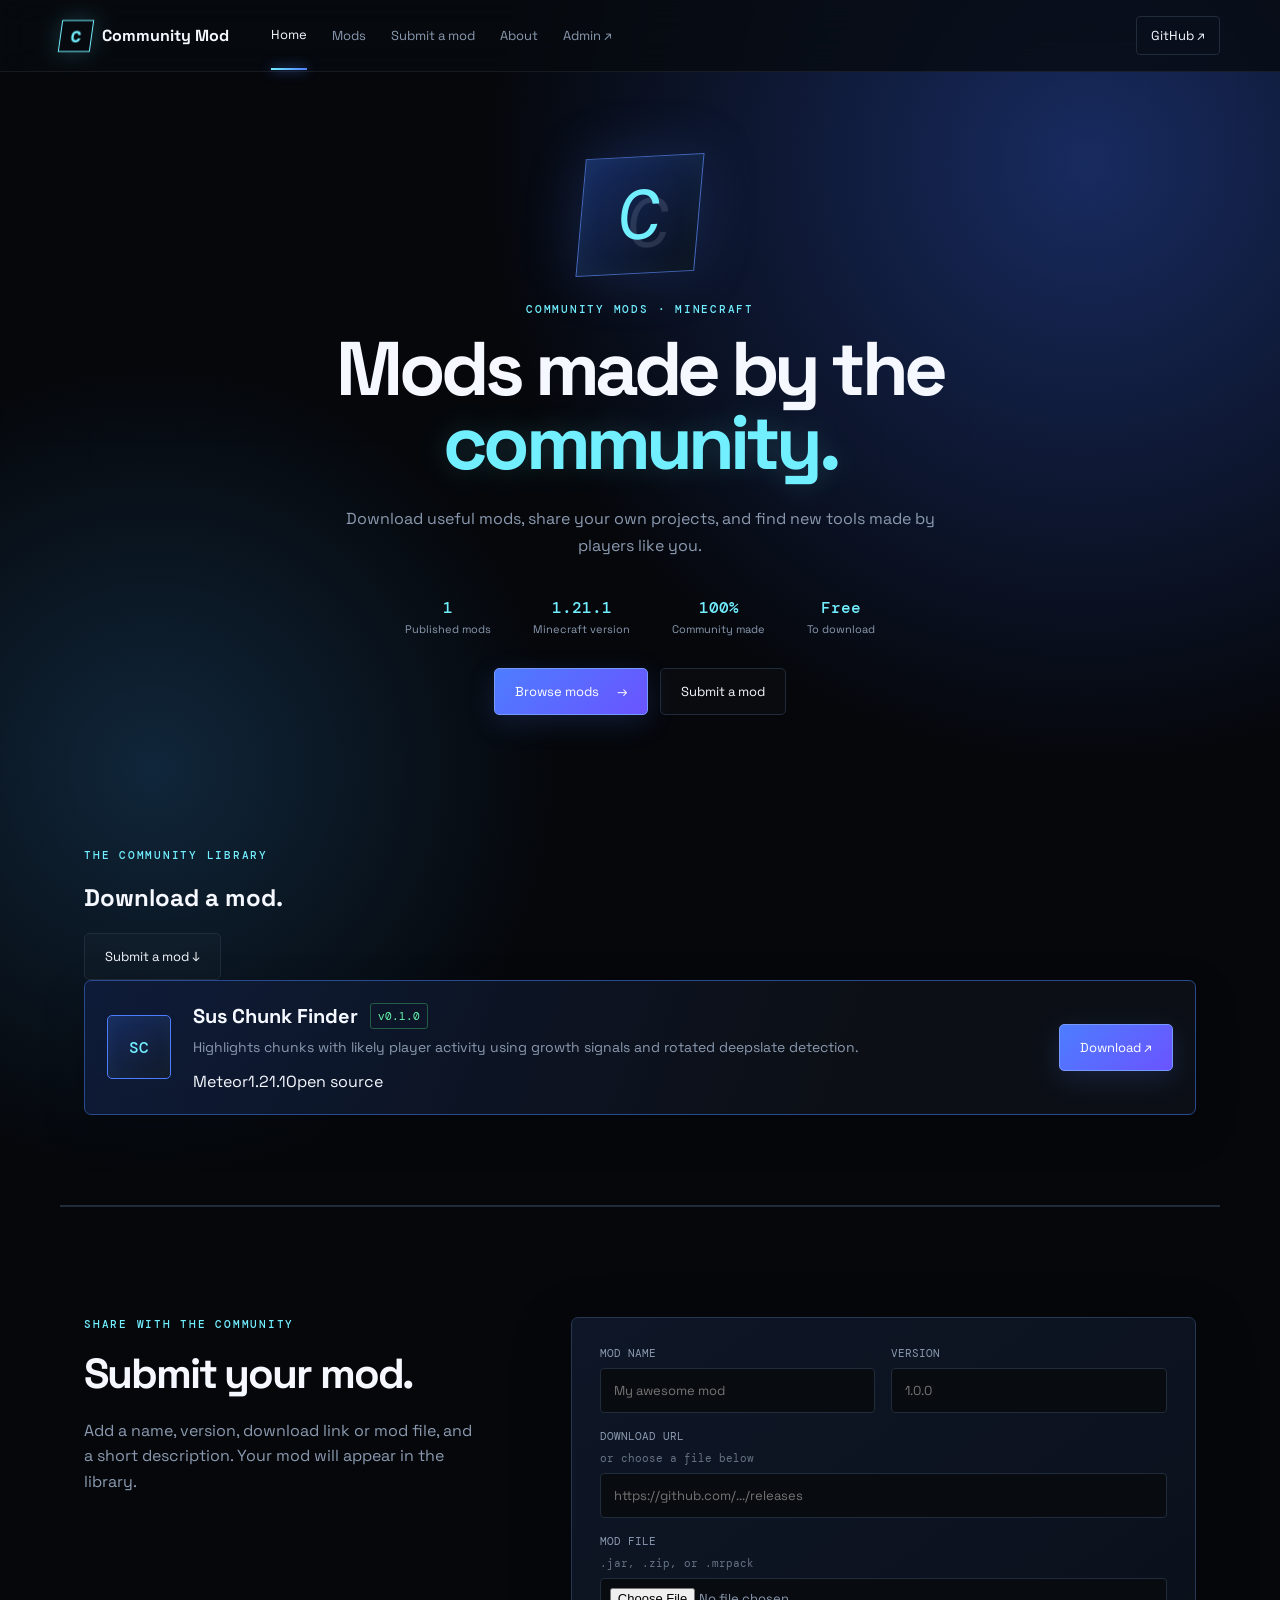
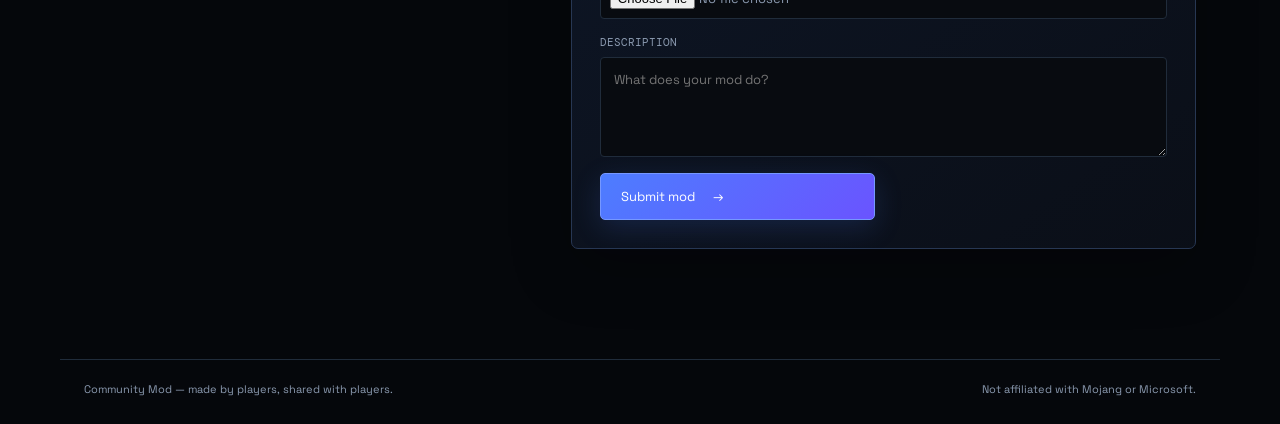
<file: index.html>
<!doctype html><html lang="en"><head><meta charset="utf-8"><meta name="viewport" content="width=device-width,initial-scale=1"><meta name="description" content="Community Mod — share and download Minecraft mods."><title>Community Mod</title><link rel="stylesheet" href="./styles.css"><link rel="stylesheet" href="./mods.css"><link rel="stylesheet" href="./submit.css"></head><body><header class="topbar"><a class="brand" href="#home"><span class="brand-mark">C</span><span>Community Mod</span></a><nav class="nav"><a class="active" href="#home">Home</a><a href="#mods">Mods</a><a href="#submit">Submit a mod</a><a href="#about">About</a><a href="./admin.html" target="_blank" rel="noreferrer">Admin ↗</a></nav><a class="github-link" href="https://github.com/Alex232324e345/hahah" target="_blank" rel="noreferrer">GitHub ↗</a></header><main><section id="home" class="hero section-shell"><div class="hero-art" aria-hidden="true"><span>C</span></div><p class="eyebrow">COMMUNITY MODS · MINECRAFT</p><h1>Mods made by the<br><span>community.</span></h1><p class="lede">Download useful mods, share your own projects, and find new tools made by players like you.</p><div class="stats"><div><strong>1</strong><span>Published mods</span></div><div><strong>1.21.1</strong><span>Minecraft version</span></div><div><strong>100%</strong><span>Community made</span></div><div><strong>Free</strong><span>To download</span></div></div><div class="actions"><a class="button primary" href="#mods">Browse mods <span>→</span></a><a class="button ghost" href="#submit">Submit a mod</a></div></section><section id="mods" class="section-shell mods-section"><div class="section-heading"><div><p class="eyebrow">THE COMMUNITY LIBRARY</p><h2>Download a mod.</h2></div><a class="button ghost" href="#submit">Submit a mod ↓</a></div><div id="mod-list" class="mod-list"><article class="mod-card"><div class="mod-icon">SC</div><div class="mod-info"><div class="mod-title"><h3>Sus Chunk Finder</h3><span class="version">v0.1.0</span></div><p>Highlights chunks with likely player activity using growth signals and rotated deepslate detection.</p><div class="tag-row"><span>Meteor</span><span>1.21.1</span><span>Open source</span></div></div><a class="button primary download-button" href="https://github.com/Alex232324e345/hahah/releases" target="_blank" rel="noreferrer">Download ↗</a></article></div></section><section id="submit" class="submit-section section-shell"><div class="submit-copy"><p class="eyebrow">SHARE WITH THE COMMUNITY</p><h2>Submit your mod.</h2><p>Add a name, version, download link or mod file, and a short description. Your mod will appear in the library.</p></div><form id="mod-form" class="mod-form"><label>Mod name<input name="name" required maxlength="50" placeholder="My awesome mod"></label><label>Version<input name="version" required maxlength="20" placeholder="1.0.0"></label><label class="full">Download URL <span class="optional">or choose a file below</span><input name="url" type="url" placeholder="https://github.com/.../releases"></label><label class="full">Mod file <span class="optional">.jar, .zip, or .mrpack</span><input name="file" type="file" accept=".jar,.zip,.mrpack,application/java-archive,application/zip"></label><label class="full">Description<textarea name="description" required maxlength="180" placeholder="What does your mod do?"></textarea></label><button class="button primary" type="submit">Submit mod <span>→</span></button><p id="form-message" class="form-message" role="status"></p></form></section></main><footer id="about" class="footer section-shell"><span>Community Mod — made by players, shared with players.</span><span>Not affiliated with Mojang or Microsoft.</span></footer><script src="./app.js?v=9"></script></body></html>
</file>
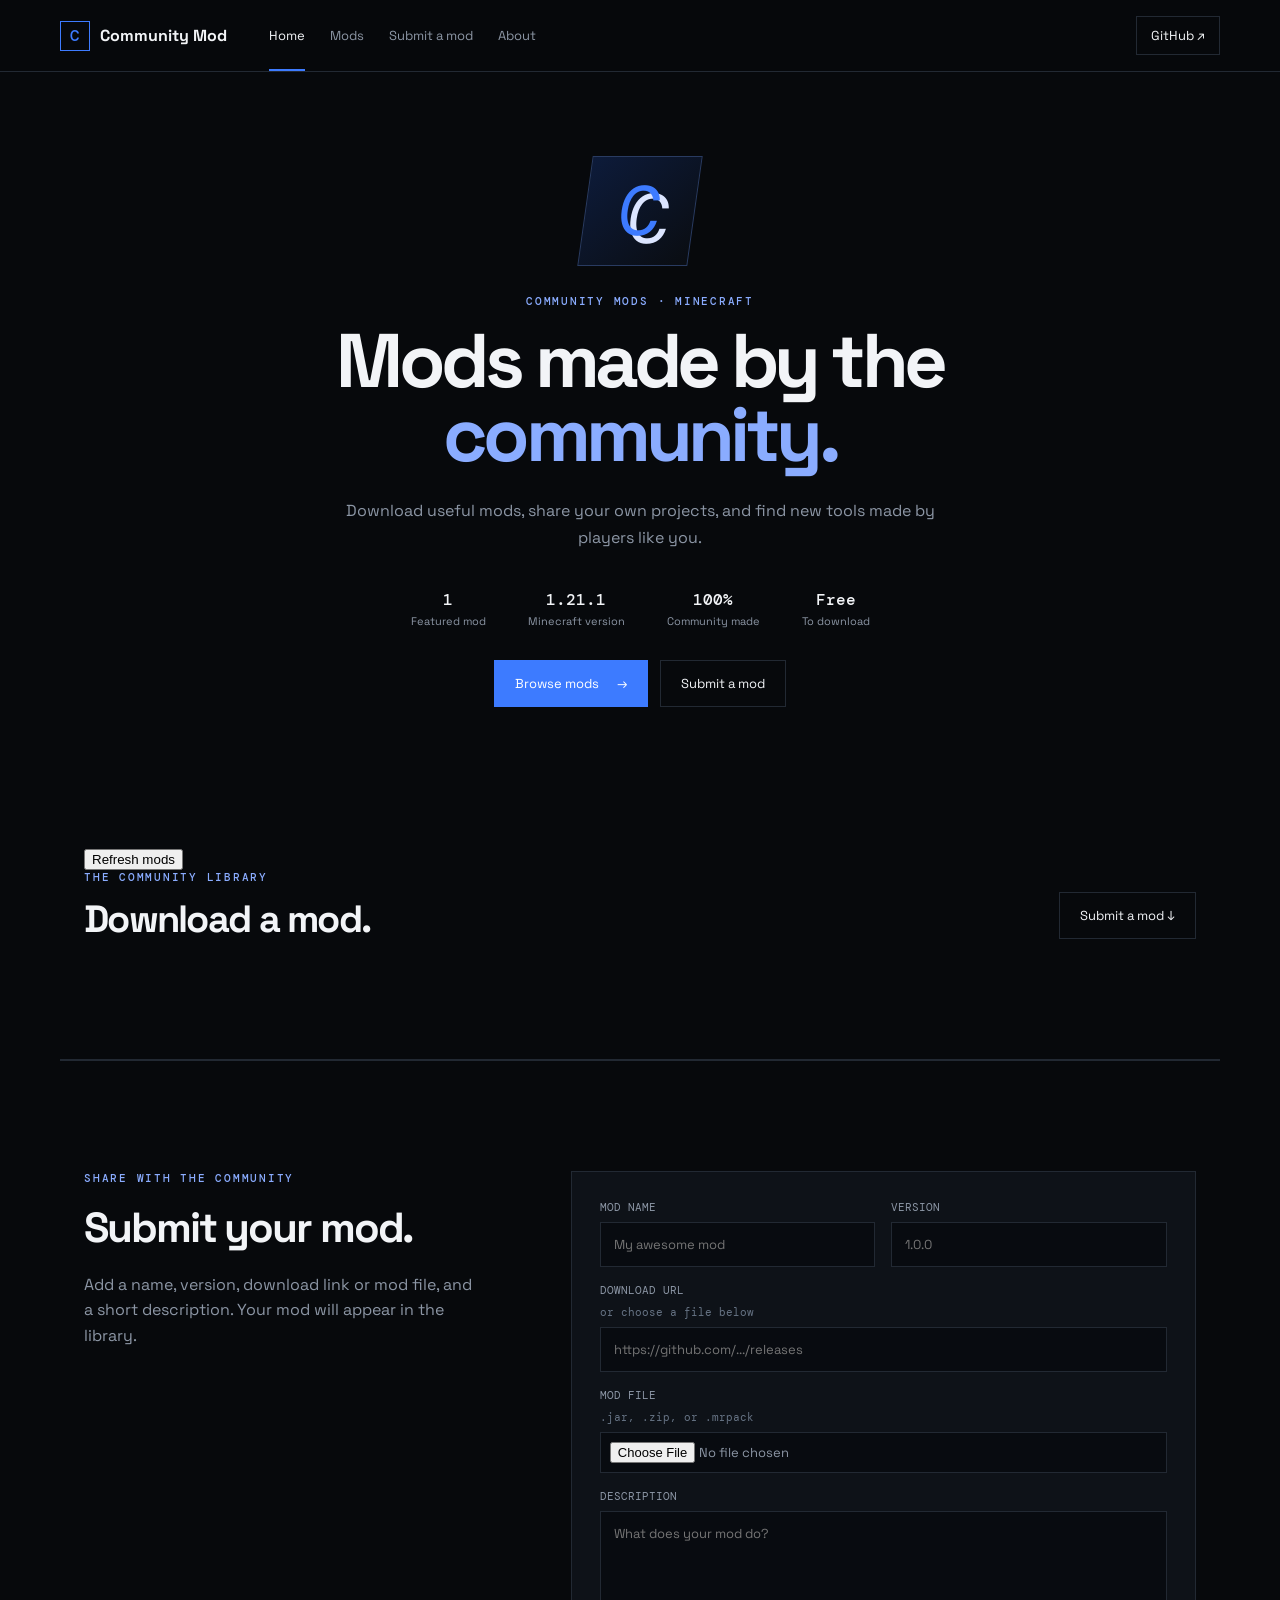
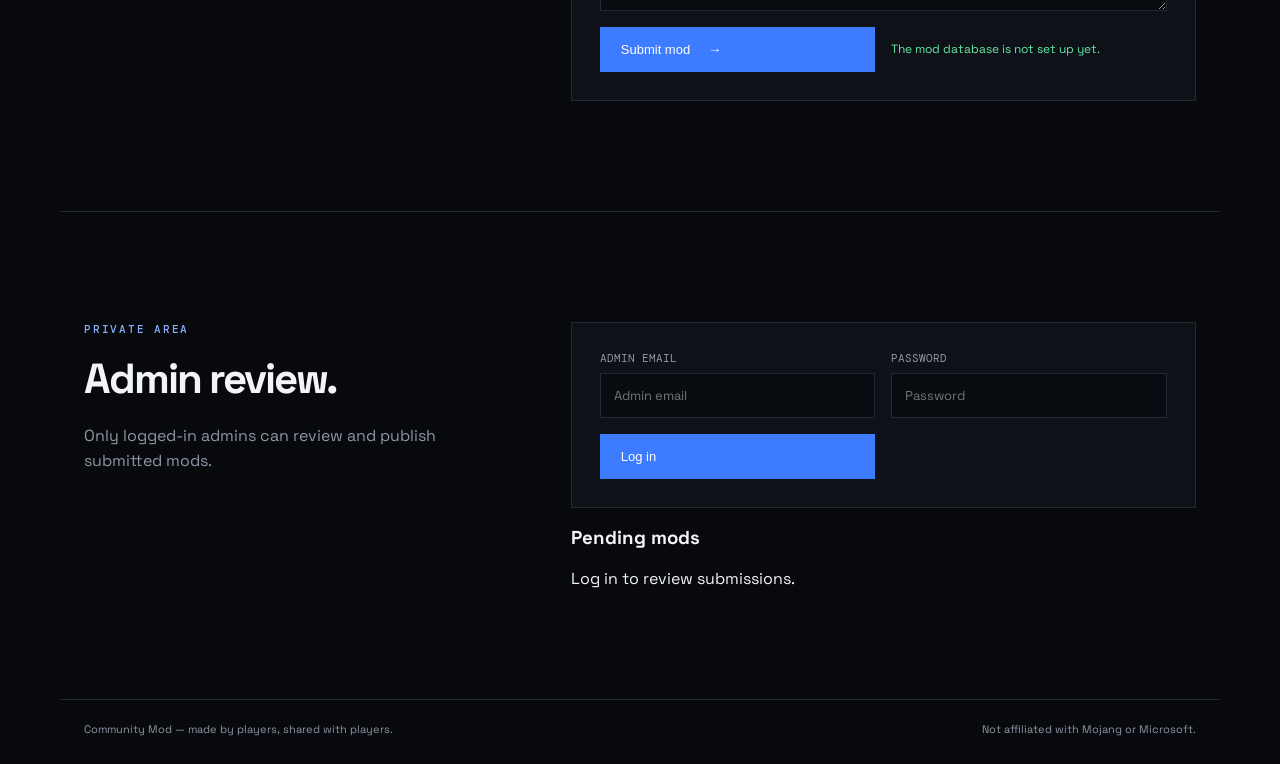
<file: public/index.html>
<!doctype html>
<html lang="en">
<head>
  <meta charset="utf-8" /><meta name="viewport" content="width=device-width, initial-scale=1" />
  <meta name="description" content="Community Mod — share and download Minecraft mods." /><title>Community Mod</title>
  <link rel="stylesheet" href="./styles.css" /><link rel="stylesheet" href="./mods.css" /><link rel="stylesheet" href="./submit.css" />
</head>
<body>
  <header class="topbar"><a class="brand" href="#home"><span class="brand-mark">C</span><span>Community Mod</span></a><nav class="nav"><a class="active" href="#home">Home</a><a href="#mods">Mods</a><a href="#submit">Submit a mod</a><a href="#about">About</a><a id="admin-nav" href="#admin" hidden>Admin</a></nav><a class="github-link" href="https://github.com/Alex232324e345/hahah" target="_blank" rel="noreferrer">GitHub ↗</a></header>
  <main>
    <section id="home" class="hero section-shell"><div class="hero-art" aria-hidden="true"><span>C</span></div><p class="eyebrow">COMMUNITY MODS · MINECRAFT</p><h1>Mods made by the<br /><span>community.</span></h1><p class="lede">Download useful mods, share your own projects, and find new tools made by players like you.</p><div class="stats"><div><strong>1</strong><span>Featured mod</span></div><div><strong>1.21.1</strong><span>Minecraft version</span></div><div><strong>100%</strong><span>Community made</span></div><div><strong>Free</strong><span>To download</span></div></div><div class="actions"><a class="button primary" href="#mods">Browse mods <span>→</span></a><a class="button ghost" href="#submit">Submit a mod</a></div></section>
    <section id="mods" class="section-shell mods-section"><div class="section-heading"><div><p class="eyebrow">THE COMMUNITY LIBRARY</p><h2>Download a mod.</h2></div><a class="button ghost" href="#submit">Submit a mod ↓</a></div><div id="mod-list" class="mod-list"><article class="mod-card"><div class="mod-icon">SC</div><div class="mod-info"><div class="mod-title"><h3>Sus Chunk Finder</h3><span class="version">v0.1.0</span></div><p>Highlights chunks with likely player activity using growth signals and rotated deepslate detection.</p><div class="tag-row"><span>Meteor</span><span>1.21.1</span><span>Open source</span></div></div><a class="button primary download-button" href="https://github.com/Alex232324e345/hahah/releases" target="_blank" rel="noreferrer">Download ↗</a></article></div></section>
    <section id="submit" class="submit-section section-shell"><div class="submit-copy"><p class="eyebrow">SHARE WITH THE COMMUNITY</p><h2>Submit your mod.</h2><p>Add a name, version, download link or mod file, and a short description. Your mod will appear in the library.</p></div><form id="mod-form" class="mod-form"><label>Mod name<input name="name" required maxlength="50" placeholder="My awesome mod" /></label><label>Version<input name="version" required maxlength="20" placeholder="1.0.0" /></label><label class="full">Download URL <span class="optional">or choose a file below</span><input name="url" type="url" placeholder="https://github.com/.../releases" /></label><label class="full">Mod file <span class="optional">.jar, .zip, or .mrpack</span><input name="file" type="file" accept=".jar,.zip,.mrpack,application/java-archive,application/zip" /></label><label class="full">Description<textarea name="description" required maxlength="180" placeholder="What does your mod do?"></textarea></label><button class="button primary" type="submit">Submit mod <span>→</span></button><p id="form-message" class="form-message" role="status"></p></form></section>
    <section id="admin" class="submit-section section-shell" hidden><div class="submit-copy"><p class="eyebrow">PRIVATE AREA</p><h2>Admin review.</h2><p>Only logged-in admins can review and publish submitted mods.</p></div><div><form id="admin-login" class="mod-form"><label>Admin email<input name="email" type="email" placeholder="Admin email" required /></label><label>Password<input name="password" type="password" placeholder="Password" required /></label><button class="button primary" type="submit">Log in</button><p id="admin-message" class="form-message" role="status"></p></form><div id="admin-review"><h3>Pending mods</h3><div id="pending-mods">Log in to review submissions.</div></div></div></section>
  </main><footer id="about" class="footer section-shell"><span>Community Mod — made by players, shared with players.</span><span>Not affiliated with Mojang or Microsoft.</span></footer><script src="./app.js?v=3"></script>
</body></html>
</file>
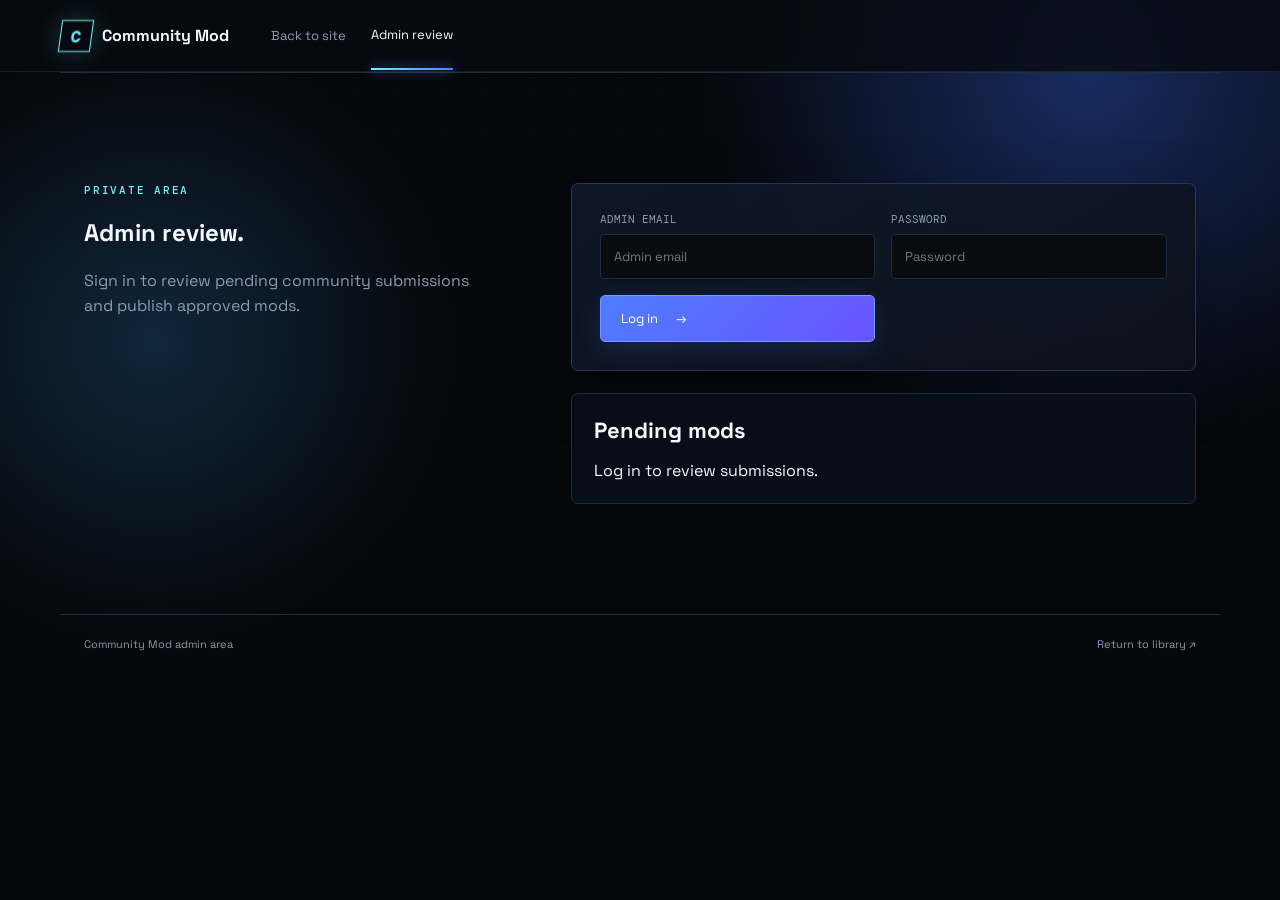
<file: admin.html>
<!doctype html>
<html lang="en">
<head>
  <meta charset="utf-8">
  <meta name="viewport" content="width=device-width,initial-scale=1">
  <meta name="description" content="Community Mod administrator review">
  <title>Admin Review · Community Mod</title>
  <link rel="stylesheet" href="./styles.css">
  <link rel="stylesheet" href="./submit.css">
</head>
<body>
  <header class="topbar">
    <a class="brand" href="./index.html"><span class="brand-mark">C</span><span>Community Mod</span></a>
    <nav class="nav">
      <a href="./index.html">Back to site</a>
      <a class="active" href="./admin.html">Admin review</a>
    </nav>
  </header>
  <main>
    <section id="admin" class="submit-section section-shell">
      <div class="submit-copy">
        <p class="eyebrow">PRIVATE AREA</p>
        <h1>Admin review.</h1>
        <p>Sign in to review pending community submissions and publish approved mods.</p>
      </div>
      <div>
        <form id="admin-login" class="mod-form">
          <label>Admin email<input name="email" type="email" placeholder="Admin email" required></label>
          <label>Password<input name="password" type="password" placeholder="Password" required></label>
          <button class="button primary" type="submit">Log in <span>→</span></button>
          <p id="admin-message" class="form-message" role="status"></p>
        </form>
        <div id="admin-review" class="admin-review">
          <h2>Pending mods</h2>
          <div id="pending-mods">Log in to review submissions.</div>
        </div>
      </div>
    </section>
  </main>
  <footer class="footer section-shell"><span>Community Mod admin area</span><a href="./index.html">Return to library ↗</a></footer>
  <script src="./app.js?v=9"></script>
</body>
</html>
</file>
<file: styles.css>
@import url('https://fonts.googleapis.com/css2?family=DM+Mono:wght@400;500&family=Space+Grotesk:wght@400;500;600;700&display=swap');

:root{--bg:#05070b;--panel:rgba(13,18,28,.82);--line:#202c3b;--muted:#8b9ab0;--text:#f5f8ff;--blue:#4d7dff;--cyan:#72efff;--green:#67f5ad;--violet:#9b7cff}
*{box-sizing:border-box}
html{scroll-behavior:smooth}
body{margin:0;min-height:100vh;background:radial-gradient(circle at 85% 8%,#182b60 0,transparent 28%),radial-gradient(circle at 12% 38%,#10263a 0,transparent 24%),var(--bg);color:var(--text);font-family:'Space Grotesk',system-ui,sans-serif}
body:before{content:'';position:fixed;inset:0;pointer-events:none;opacity:.18;background-image:linear-gradient(#9cc7ff12 1px,transparent 1px),linear-gradient(90deg,#9cc7ff12 1px,transparent 1px);background-size:44px 44px;mask-image:linear-gradient(to bottom,black,transparent 75%);z-index:-1}
a{color:inherit;text-decoration:none}
button,input,textarea{font:inherit}
.topbar{height:72px;border-bottom:1px solid #ffffff12;display:flex;align-items:center;gap:42px;padding:0 max(24px,calc((100vw - 1160px)/2));position:sticky;top:0;background:#070a10cc;backdrop-filter:blur(18px);z-index:10}
.brand{display:flex;align-items:center;gap:10px;font-weight:700;white-space:nowrap}
.brand-mark{display:grid;place-items:center;width:32px;height:32px;border:1px solid var(--cyan);color:var(--cyan);font-family:'DM Mono',monospace;box-shadow:0 0 24px #72efff33;transform:skew(-8deg)}
.nav{display:flex;gap:25px;align-items:center;flex:1}
.nav a,.github-link{font-size:13px;color:var(--muted);transition:color .2s,transform .2s}
.nav a:hover,.nav a.active,.github-link:hover{color:var(--text);transform:translateY(-1px)}
.nav a.active{position:relative}
.nav a.active:after{content:'';position:absolute;left:0;right:0;height:2px;background:linear-gradient(90deg,var(--cyan),var(--blue));bottom:-27px;box-shadow:0 0 12px var(--blue)}
.github-link{border:1px solid var(--line);padding:10px 14px;border-radius:4px;color:var(--text)}
.section-shell{max-width:1160px;margin:auto;padding-left:24px;padding-right:24px}
.hero{text-align:center;min-height:700px;padding-top:84px}
.hero-art{margin:0 auto 28px;width:118px;height:118px;display:grid;place-items:center;font-family:'DM Mono',monospace;font-size:70px;color:var(--cyan);text-shadow:10px 8px 0 #dce5ff22;border:1px solid #466bc2;transform:skew(-8deg) rotate(-3deg);background:linear-gradient(135deg,#162b62,#0a101b);box-shadow:0 0 60px #4d7dff33, inset 0 0 30px #72efff0d}
.eyebrow{font:500 11px 'DM Mono',monospace;letter-spacing:.16em;color:var(--cyan);text-transform:uppercase;margin:0 0 16px}
.hero h1{font-size:clamp(42px,7vw,76px);line-height:.98;letter-spacing:-.06em;margin:0 auto 24px;max-width:800px}
.hero h1 span{color:var(--cyan);text-shadow:0 0 30px #72efff33}
.lede{color:var(--muted);line-height:1.7;max-width:590px;margin:0 auto;font-size:16px}
.stats{display:flex;justify-content:center;gap:42px;margin:38px 0 32px}
.stats div{display:grid;gap:4px}.stats strong{font:500 16px 'DM Mono',monospace;color:var(--cyan)}.stats span{font-size:11px;color:var(--muted)}
.actions{display:flex;justify-content:center;gap:12px}
.button{display:inline-flex;align-items:center;gap:18px;padding:14px 20px;border:1px solid var(--line);border-radius:5px;font-size:13px;transition:transform .2s,border-color .2s,background .2s,box-shadow .2s;cursor:pointer}
.button:hover{transform:translateY(-2px);border-color:#688cff;box-shadow:0 10px 28px #0005}
.button.primary{background:linear-gradient(135deg,var(--blue),#6a54ff);border-color:#7698ff;color:#fff;box-shadow:0 8px 28px #4d7dff2b}.button.primary:hover{background:linear-gradient(135deg,#668fff,#806cff)}
.button.ghost{color:var(--text);background:#ffffff05}
.refresh-button{display:inline-flex;align-items:center;gap:10px;margin:0 0 28px;padding:11px 16px;border:1px solid #4067c7;border-radius:5px;background:#101c39;color:var(--cyan);font:500 12px 'DM Mono',monospace;cursor:pointer;transition:transform .2s,background .2s,box-shadow .2s}.refresh-button:hover{transform:translateY(-2px);background:#182b58;box-shadow:0 8px 25px #4d7dff33}
.footer{border-top:1px solid var(--line);display:flex;justify-content:space-between;padding-top:22px;padding-bottom:28px;font-size:11px;color:var(--muted)}
@media(max-width:800px){.topbar{gap:16px}.nav{display:none}.github-link{margin-left:auto}.hero{padding-top:65px;min-height:auto;padding-bottom:90px}.stats{gap:18px;flex-wrap:wrap}.footer{display:block}.footer span{display:block;margin-bottom:8px}}
@media(max-width:480px){.topbar{padding:0 16px}.brand{font-size:13px}.github-link{font-size:11px;padding:8px}.hero h1{font-size:44px}.stats{display:grid;grid-template-columns:1fr 1fr}.section-shell{padding-left:16px;padding-right:16px}.hero-art{width:86px;height:86px;font-size:54px}.actions{flex-direction:column}.button{justify-content:center}}
</file>
<file: mods.css>
.mods-section{padding-top:76px;padding-bottom:90px;border-bottom:1px solid var(--line)}
.mod-list{display:grid;gap:14px}.mod-card{display:flex;align-items:center;gap:22px;border:1px solid #294a8e;border-radius:7px;background:linear-gradient(110deg,#0f1d3cdd,#0e1218dd 68%);padding:22px;box-shadow:0 16px 45px #0003;transition:transform .2s,border-color .2s,box-shadow .2s}.mod-card:hover{transform:translateY(-3px);border-color:#6b93ff;box-shadow:0 18px 50px #0006,0 0 30px #4d7dff18}.mod-icon{display:grid;place-items:center;flex:0 0 64px;height:64px;background:linear-gradient(145deg,#172c60,#101827);border:1px solid var(--blue);border-radius:5px;color:var(--cyan);font:500 16px 'DM Mono',monospace;box-shadow:inset 0 0 20px #72efff0b}.mod-info{flex:1}.mod-title{display:flex;align-items:center;gap:12px}.mod-title h3{font-size:20px;margin:0}.version{font:11px 'DM Mono',monospace;color:var(--green);border:1px solid #255c46;padding:5px 7px;border-radius:3px}.mod-info p{color:var(--muted);font-size:14px;line-height:1.5;margin:8px 0 13px}.download-button{white-space:nowrap}.empty-mod{display:flex;align-items:center;gap:18px;border:1px dashed var(--line);padding:20px 22px;color:var(--muted)}.empty-mod>span{font-size:28px;color:var(--cyan)}.empty-mod strong{display:block;color:var(--text);font-size:14px}.empty-mod p{font-size:12px;margin:5px 0 0}.empty-mod .text-link{margin-left:auto;white-space:nowrap}
@media(max-width:800px){.mod-card{align-items:flex-start;flex-wrap:wrap}.download-button{margin-left:86px}.empty-mod{align-items:flex-start;flex-wrap:wrap}.empty-mod .text-link{margin-left:0}}
</file>
<file: submit.css>
.submit-section{display:grid;grid-template-columns:.8fr 1.2fr;gap:70px;padding-top:110px;padding-bottom:110px;border-top:1px solid var(--line)}.submit-copy h2{font-size:42px;letter-spacing:-.05em;margin:0 0 18px}.submit-copy>p:last-child{max-width:390px;color:var(--muted);line-height:1.6}.mod-form{display:grid;grid-template-columns:1fr 1fr;gap:16px;padding:28px;border:1px solid #273753;border-radius:7px;background:linear-gradient(145deg,#101a2cdd,#0c111add);box-shadow:0 18px 60px #0004}.mod-form label{display:grid;gap:8px;color:var(--muted);font:11px 'DM Mono',monospace;text-transform:uppercase}.mod-form label.full{grid-column:1/-1}.mod-form input,.mod-form textarea{width:100%;border:1px solid var(--line);border-radius:4px;background:#080b10;color:var(--text);padding:13px;font:13px 'Space Grotesk',sans-serif;outline:none;transition:border-color .2s,box-shadow .2s}.mod-form input[type=file]{padding:9px;color:var(--muted)}.mod-form textarea{min-height:100px;resize:vertical}.mod-form input:focus,.mod-form textarea:focus{border-color:var(--cyan);box-shadow:0 0 0 3px #72efff12}.optional{color:#667384;text-transform:none}.form-message{color:var(--green);font-size:12px;align-self:center;margin:0}.user-mod{border-color:#315dba}
@media(max-width:800px){.submit-section{grid-template-columns:1fr;gap:35px}.mod-form{grid-template-columns:1fr}.mod-form label.full{grid-column:auto}}

.admin-review{margin-top:22px;padding:22px;border:1px solid var(--line);border-radius:7px;background:#0a101bd9}.admin-review h2{margin:0 0 16px;font-size:22px}.pending-mod-row{display:flex;align-items:center;justify-content:space-between;gap:16px;padding:13px 0;border-top:1px solid var(--line);color:var(--muted);font-size:13px}.pending-mod-row .button{padding:9px 13px;font-size:12px}
</file>
<file: public/styles.css>
@import url('https://fonts.googleapis.com/css2?family=DM+Mono:wght@400;500&family=Space+Grotesk:wght@400;500;600;700&display=swap');
:root{--bg:#07090c;--panel:#0e1218;--line:#222933;--muted:#8c96a5;--text:#f2f4f7;--blue:#3d7bff;--blue2:#8aacff;--green:#63e6a2}*{box-sizing:border-box}html{scroll-behavior:smooth}body{margin:0;background:var(--bg);color:var(--text);font-family:'Space Grotesk',system-ui,sans-serif}a{color:inherit;text-decoration:none}.topbar{height:72px;border-bottom:1px solid var(--line);display:flex;align-items:center;gap:42px;padding:0 max(24px,calc((100vw - 1160px)/2));position:sticky;top:0;background:rgba(7,9,12,.9);backdrop-filter:blur(16px);z-index:10}.brand{display:flex;align-items:center;gap:10px;font-weight:700;white-space:nowrap}.brand-mark{display:grid;place-items:center;width:30px;height:30px;border:1px solid var(--blue);color:var(--blue);font-family:'DM Mono',monospace;font-weight:500}.nav{display:flex;gap:25px;align-items:center;flex:1}.nav a,.github-link{font-size:13px;color:var(--muted);transition:color .2s}.nav a:hover,.nav a.active,.github-link:hover{color:var(--text)}.nav a.active{position:relative}.nav a.active:after{content:'';position:absolute;left:0;right:0;height:2px;background:var(--blue);bottom:-27px}.github-link{border:1px solid var(--line);padding:10px 14px;color:var(--text)}.section-shell{max-width:1160px;margin:auto;padding-left:24px;padding-right:24px}.hero{text-align:center;min-height:700px;padding-top:84px}.hero-art{margin:0 auto 28px;width:110px;height:110px;display:grid;place-items:center;font-family:'DM Mono',monospace;font-size:70px;color:var(--blue);text-shadow:10px 8px 0 #dce5ff;border:1px solid #293b61;transform:skew(-8deg);background:linear-gradient(135deg,#0d1b3a,#0a0d12)}.eyebrow{font:500 11px 'DM Mono',monospace;letter-spacing:.16em;color:var(--blue2);text-transform:uppercase;margin:0 0 16px}.hero h1{font-size:clamp(42px,7vw,76px);line-height:.98;letter-spacing:-.06em;margin:0 auto 24px;max-width:800px}.hero h1 span{color:var(--blue2)}.lede{color:var(--muted);line-height:1.7;max-width:590px;margin:0 auto;font-size:16px}.stats{display:flex;justify-content:center;gap:42px;margin:38px 0 32px}.stats div{display:grid;gap:4px}.stats strong{font:500 16px 'DM Mono',monospace}.stats span{font-size:11px;color:var(--muted)}.actions{display:flex;justify-content:center;gap:12px}.button{display:inline-flex;align-items:center;gap:18px;padding:14px 20px;border:1px solid var(--line);font-size:13px;transition:transform .2s,border-color .2s,background .2s}.button:hover{transform:translateY(-2px);border-color:#46649c}.button.primary{background:var(--blue);border-color:var(--blue);color:#fff}.button.primary:hover{background:#568bff}.button.ghost{color:var(--text)}.feature-section{padding-top:76px;padding-bottom:120px}.section-heading{display:flex;justify-content:space-between;align-items:end;gap:20px;margin-bottom:30px}.section-heading h2,.scanner h2,.download h2{font-size:38px;letter-spacing:-.045em;line-height:1.02;margin:0}.feature-grid{display:grid;grid-template-columns:repeat(3,1fr);gap:14px}.feature-card{border:1px solid var(--line);background:var(--panel);padding:26px;min-height:260px;display:flex;flex-direction:column}.feature-card.accent{border-color:#244d9d;background:linear-gradient(145deg,#101a31,#0e1218)}.feature-number{font:500 12px 'DM Mono',monospace;color:var(--blue2);margin-bottom:50px}.feature-card h3{font-size:22px;margin:0 0 12px}.feature-card p,.scanner p,.download p{color:var(--muted);line-height:1.6;font-size:14px;margin:0}.tag-row{display:flex;gap:8px;margin-top:auto;flex-wrap:wrap}.tag-row span{font:11px 'DM Mono',monospace;color:#aeb9c9;border:1px solid var(--line);padding:6px 8px}.scanner{border-top:1px solid var(--line);border-bottom:1px solid var(--line);display:grid;grid-template-columns:1fr 1fr;gap:80px;align-items:center;padding-top:100px;padding-bottom:100px}.scanner h2{margin-bottom:22px}.scanner p{max-width:430px;margin-bottom:24px}.text-link{font:13px 'DM Mono',monospace;color:var(--blue2)}.scanner-panel{border:1px solid var(--line);background:#0a0d12;padding:18px;box-shadow:0 20px 70px rgba(0,0,0,.25)}.panel-top,.panel-bottom{display:flex;justify-content:space-between;color:var(--muted);font:11px 'DM Mono',monospace}.live-dot{color:var(--green)}.map-grid{display:grid;grid-template-columns:repeat(6,1fr);gap:5px;margin:22px 0}.map-grid i{aspect-ratio:1;background:#131a22;border:1px solid #1d2935}.map-grid i.sus{background:rgba(61,123,255,.28);border-color:var(--blue)}.map-grid i.target{background:rgba(99,230,162,.23);border-color:var(--green);box-shadow:0 0 16px rgba(99,230,162,.25)}.panel-bottom b{color:var(--text);font-weight:400}.panel-bottom .blue{color:var(--blue2)}.download{padding-top:100px;padding-bottom:100px}.download-card{border:1px solid #244d9d;background:linear-gradient(120deg,#0f1d3c,#10141b 70%);display:flex;justify-content:space-between;gap:30px;padding:44px}.download h2{margin-bottom:18px}.download p{max-width:470px}.download-actions{display:flex;flex-direction:column;gap:10px;align-items:flex-start;justify-content:center;min-width:220px}.download-actions small{color:var(--muted);font:10px 'DM Mono',monospace;margin-top:8px}.footer{border-top:1px solid var(--line);display:flex;justify-content:space-between;padding-top:22px;padding-bottom:28px;font-size:11px;color:var(--muted)}@media(max-width:800px){.topbar{gap:16px}.nav{display:none}.github-link{margin-left:auto}.hero{padding-top:65px;min-height:auto;padding-bottom:90px}.stats{gap:18px;flex-wrap:wrap}.feature-grid,.scanner{grid-template-columns:1fr}.scanner{gap:40px}.download-card{display:block;padding:28px}.download-actions{margin-top:28px}.footer{display:block}.footer span{display:block;margin-bottom:8px}.section-heading{display:block}.section-heading h2{margin-top:12px}}@media(max-width:480px){.topbar{padding:0 16px}.brand{font-size:13px}.github-link{font-size:11px;padding:8px}.hero h1{font-size:44px}.stats{display:grid;grid-template-columns:1fr 1fr}.section-shell{padding-left:16px;padding-right:16px}.hero-art{width:86px;height:86px;font-size:54px}.actions{flex-direction:column}.button{justify-content:center}}
</file>
<file: public/mods.css>
.mods-section{padding-top:76px;padding-bottom:90px;border-bottom:1px solid var(--line)}
.mod-list{display:grid;gap:14px}.mod-card{display:flex;align-items:center;gap:22px;border:1px solid #244d9d;background:linear-gradient(110deg,#0f1d3c,#0e1218 68%);padding:22px}.mod-icon{display:grid;place-items:center;flex:0 0 64px;height:64px;background:#101a31;border:1px solid var(--blue);color:var(--blue2);font:500 16px 'DM Mono',monospace}.mod-info{flex:1}.mod-title{display:flex;align-items:center;gap:12px}.mod-title h3{font-size:20px;margin:0}.version{font:11px 'DM Mono',monospace;color:var(--green);border:1px solid #255c46;padding:5px 7px}.mod-info p{color:var(--muted);font-size:14px;line-height:1.5;margin:8px 0 13px}.download-button{white-space:nowrap}.empty-mod{display:flex;align-items:center;gap:18px;border:1px dashed var(--line);padding:20px 22px;color:var(--muted)}.empty-mod>span{font-size:28px;color:var(--blue2)}.empty-mod strong{display:block;color:var(--text);font-size:14px}.empty-mod p{font-size:12px;margin:5px 0 0}.empty-mod .text-link{margin-left:auto;white-space:nowrap}
@media(max-width:800px){.mod-card{align-items:flex-start;flex-wrap:wrap}.download-button{margin-left:86px}.empty-mod{align-items:flex-start;flex-wrap:wrap}.empty-mod .text-link{margin-left:0}}
</file>
<file: public/submit.css>
.submit-section{display:grid;grid-template-columns:.8fr 1.2fr;gap:70px;padding-top:110px;padding-bottom:110px;border-top:1px solid var(--line)}.submit-copy h2{font-size:42px;letter-spacing:-.05em;margin:0 0 18px}.submit-copy>p:last-child{max-width:390px;color:var(--muted);line-height:1.6}.mod-form{display:grid;grid-template-columns:1fr 1fr;gap:16px;padding:28px;border:1px solid var(--line);background:var(--panel)}.mod-form label{display:grid;gap:8px;color:var(--muted);font:11px 'DM Mono',monospace;text-transform:uppercase}.mod-form label.full{grid-column:1/-1}.mod-form input,.mod-form textarea{width:100%;border:1px solid var(--line);background:#080b10;color:var(--text);padding:13px;font:13px 'Space Grotesk',sans-serif;outline:none}.mod-form input[type=file]{padding:9px;color:var(--muted)}.mod-form textarea{min-height:100px;resize:vertical}.mod-form input:focus,.mod-form textarea:focus{border-color:var(--blue)}.optional{color:#667384;text-transform:none}.form-message{color:var(--green);font-size:12px;align-self:center;margin:0}.user-mod{border-color:#315dba}
@media(max-width:800px){.submit-section{grid-template-columns:1fr;gap:35px}.mod-form{grid-template-columns:1fr}.mod-form label.full{grid-column:auto}}
</file>
